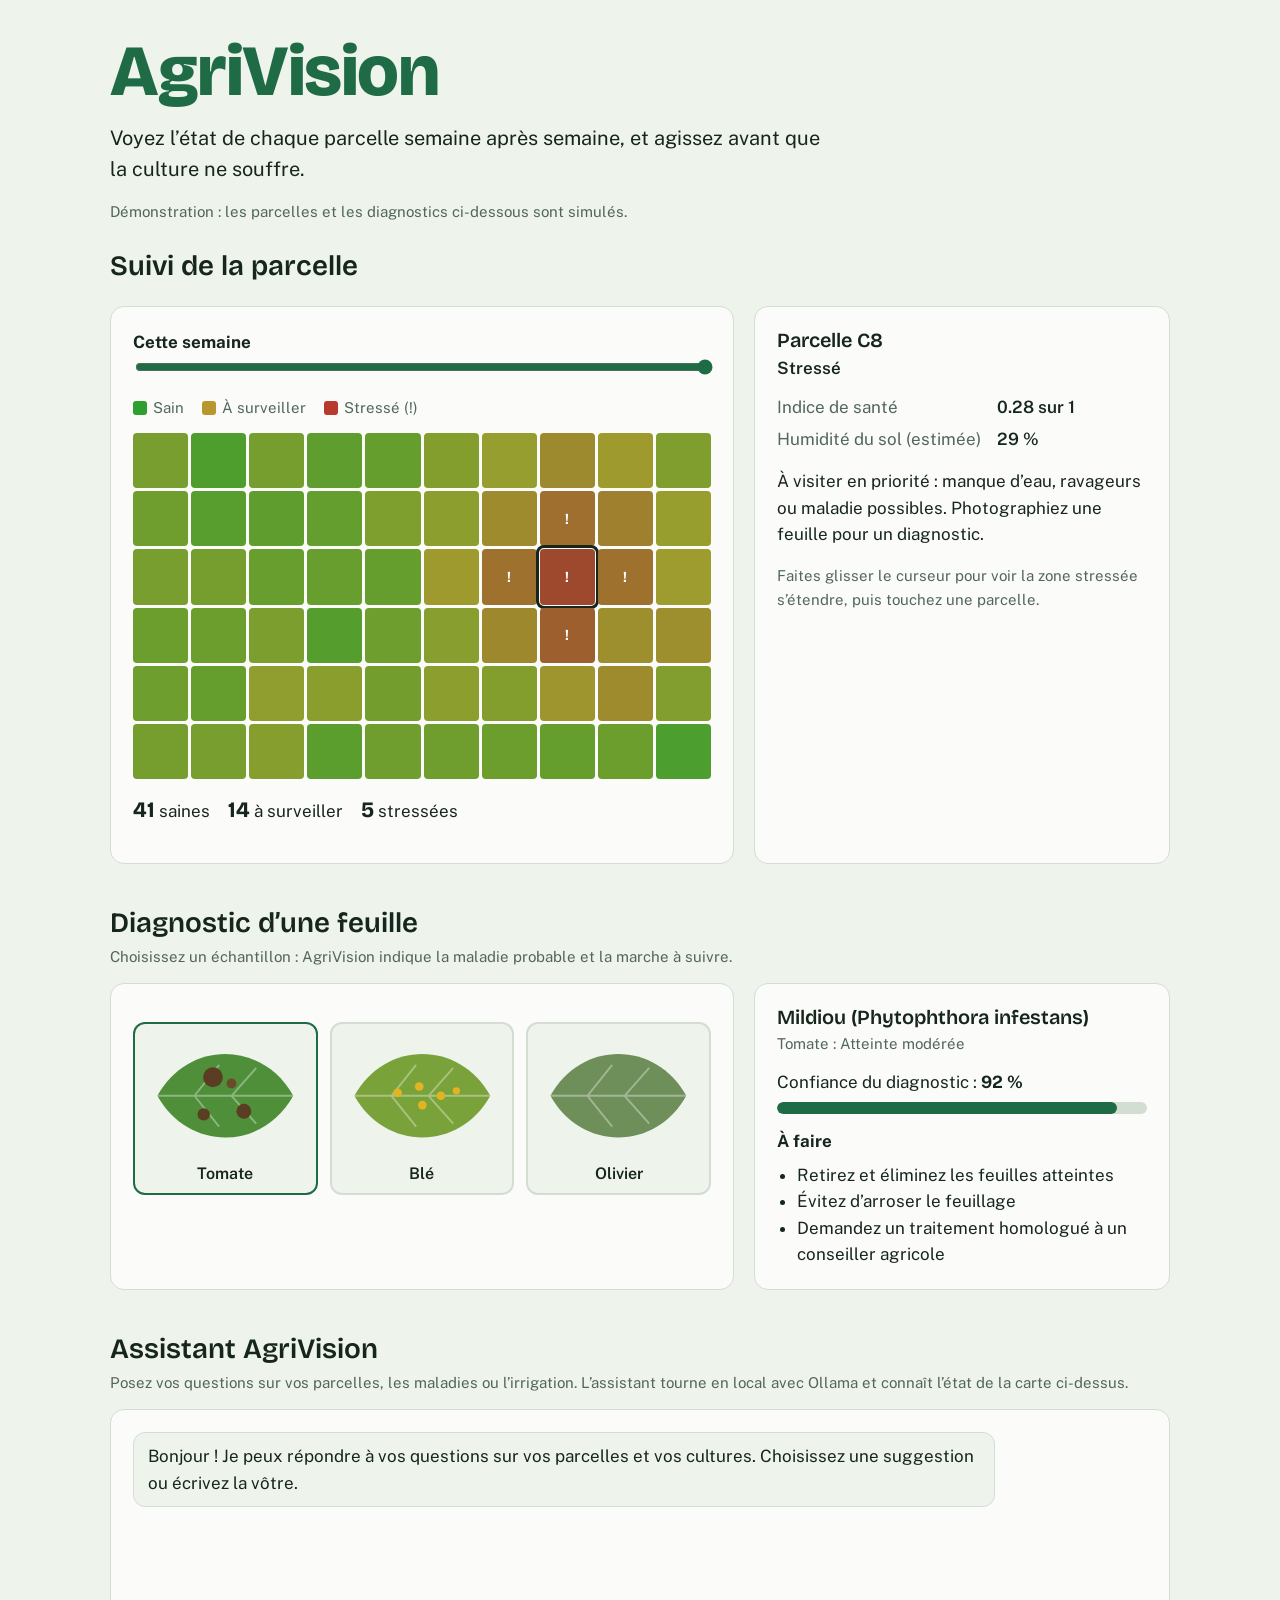
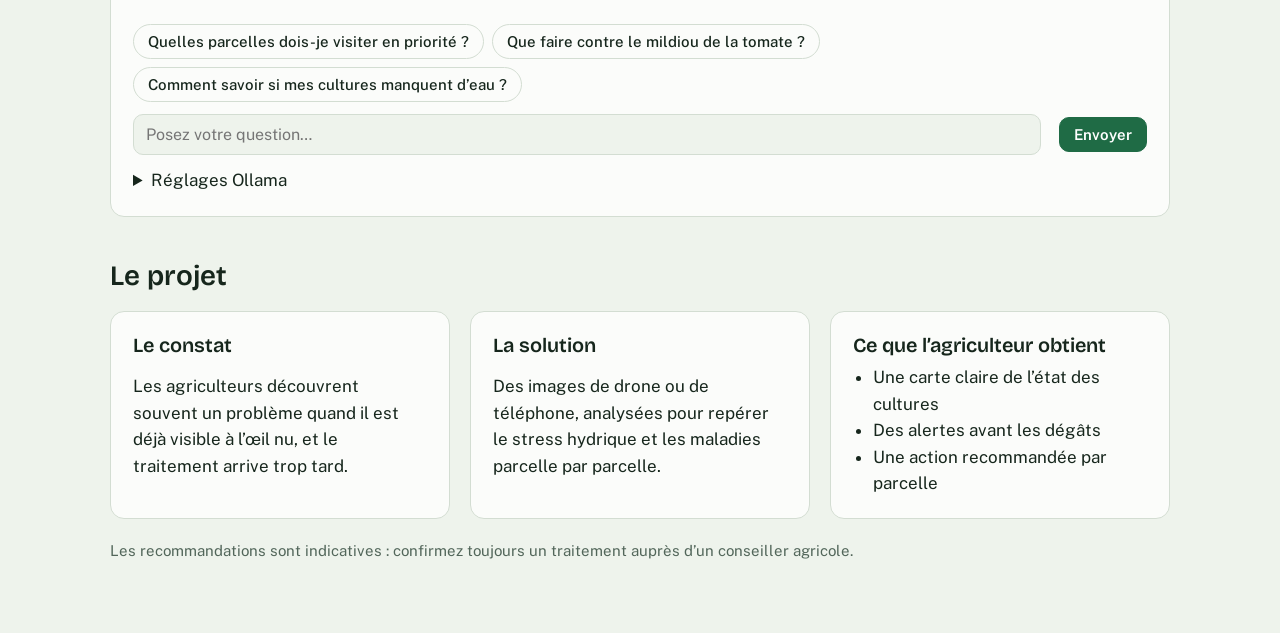
<file: Vieux Bassirou Aka/agrivision.html>
<!DOCTYPE html>
<html lang="fr">
<head>
<meta charset="utf-8">
<meta name="viewport" content="width=device-width, initial-scale=1, viewport-fit=cover">
<title>AgriVision : démonstration</title>
<link rel="stylesheet" href="https://fonts.googleapis.com/css2?family=Bricolage+Grotesque:wght@600;800&family=Public+Sans:wght@400;500;600&display=swap">
<style>
:root{--bg:#eef3ec;--surface:#fbfcfa;--ink:#16261c;--muted:#52665a;--line:#d3ddd2;--brand:#1f6b45;--accent:#2d6a9f;color-scheme:light;box-sizing:border-box;padding-top:env(safe-area-inset-top,0px);padding-bottom:env(safe-area-inset-bottom,0px)}
@media (prefers-color-scheme:dark){:root:not([data-theme="light"]){--bg:#0f1a14;--surface:#16241c;--ink:#e8efe6;--muted:#9db1a3;--line:#284135;--brand:#6fcf8a;--accent:#6db3e8;color-scheme:dark}}
:root[data-theme="dark"]{--bg:#0f1a14;--surface:#16241c;--ink:#e8efe6;--muted:#9db1a3;--line:#284135;--brand:#6fcf8a;--accent:#6db3e8;color-scheme:dark}
html{scroll-padding-top:env(safe-area-inset-top,0px)}
*,*::before,*::after{box-sizing:inherit}
body{margin:0;background:var(--bg);color:var(--ink);font:400 17px/1.55 "Public Sans",Arial,sans-serif}
.wrap{max-width:1100px;margin:0 auto;padding:32px 20px 56px}
h1,h2,h3{font-family:"Bricolage Grotesque","Public Sans",Arial,sans-serif;line-height:1.1;margin:0}
h1{font-size:clamp(40px,7vw,72px);font-weight:800;color:var(--brand);letter-spacing:-.02em}
h2{font-size:28px;font-weight:600;margin-bottom:6px}
h3{font-size:20px;font-weight:600;margin-bottom:4px}
.lead{font-size:20px;max-width:60ch;margin:12px 0 4px}
.note{font-size:15px;color:var(--muted)}
.card{background:var(--surface);border:1px solid var(--line);border-radius:14px;padding:22px}
.demo{display:grid;grid-template-columns:1.5fr 1fr;gap:20px;margin-top:24px}
.row{display:flex;flex-wrap:wrap;gap:8px 18px;align-items:center;margin:14px 0}
.map{display:grid;grid-template-columns:repeat(10,1fr);gap:3px}
.cell{aspect-ratio:1;border:0;border-radius:4px;cursor:pointer;color:#fff;font:700 14px/1 "Public Sans",sans-serif;padding:0}
.cell[aria-pressed="true"]{outline:3px solid var(--ink);outline-offset:1px}
.cell:focus-visible,.sample:focus-visible,input:focus-visible{outline:3px solid var(--accent);outline-offset:2px}
input[type=range]{width:100%;accent-color:var(--brand)}
.stat b{font-size:22px;font-family:"Bricolage Grotesque",sans-serif}
.sw{display:inline-block;width:14px;height:14px;border-radius:3px;vertical-align:-2px;margin-right:6px}
dl{margin:12px 0 0;display:grid;grid-template-columns:auto 1fr;gap:6px 16px}
dt{color:var(--muted)}dd{margin:0;font-weight:600}
.leafs{display:grid;grid-template-columns:repeat(3,1fr);gap:12px;margin:16px 0}
.sample{background:var(--bg);border:2px solid var(--line);border-radius:12px;padding:10px;cursor:pointer;color:var(--ink);font:600 16px "Public Sans",sans-serif}
.sample[aria-pressed="true"]{border-color:var(--brand)}
.sample svg{width:100%;height:auto;display:block;margin-bottom:6px}
.bar{height:12px;background:var(--line);border-radius:6px;overflow:hidden;margin:6px 0 14px}
.bar i{display:block;height:100%;background:var(--brand);border-radius:6px;transition:width .4s}
.cols{display:grid;grid-template-columns:repeat(3,1fr);gap:20px;margin-top:20px}
ul{padding-left:20px;margin:8px 0 0}
.log{min-height:180px;max-height:380px;overflow-y:auto;display:flex;flex-direction:column;gap:10px;margin-bottom:12px}
.msg{max-width:85%;padding:10px 14px;border-radius:12px;white-space:pre-wrap;overflow-wrap:anywhere}
.msg.u{align-self:flex-end;background:var(--brand);color:#fff}
.msg.b{align-self:flex-start;background:var(--bg);border:1px solid var(--line)}
.msg.err{border-color:#c8442f}
.chips{display:flex;flex-wrap:wrap;gap:8px;margin-bottom:12px}
.chip,#send{font:500 15px "Public Sans",sans-serif;border-radius:999px;border:1px solid var(--line);background:var(--surface);color:var(--ink);padding:8px 14px;cursor:pointer}
#send{background:var(--brand);color:#fff;border-color:var(--brand);border-radius:10px;font-weight:600}
#send:disabled{opacity:.5;cursor:wait}
#q,.cfg input{font:400 16px "Public Sans",sans-serif;padding:10px 12px;border-radius:10px;border:1px solid var(--line);background:var(--bg);color:var(--ink)}
#q{flex:1;min-width:0}
.cfg{display:flex;flex-wrap:wrap;gap:10px;margin-top:12px}
.chip:focus-visible,#send:focus-visible,#q:focus-visible,summary:focus-visible{outline:3px solid var(--accent);outline-offset:2px}
section{margin-top:44px}
@media (max-width:820px){.demo,.cols{grid-template-columns:1fr}.leafs{gap:8px}}
@media (prefers-reduced-motion:reduce){.bar i{transition:none}}
</style>
</head>
<body>
<div class="wrap">
<header>
<h1>AgriVision</h1>
<p class="lead">Voyez l’état de chaque parcelle semaine après semaine, et agissez avant que la culture ne souffre.</p>
<p class="note">Démonstration : les parcelles et les diagnostics ci-dessous sont simulés.</p>
</header>

<section aria-labelledby="t-map" style="margin-top:28px">
<h2 id="t-map">Suivi de la parcelle</h2>
<div class="demo">
<div class="card">
<label for="week"><b id="weekLabel"></b></label>
<input id="week" type="range" min="0" max="5" value="5" step="1">
<div class="row note"><span><i class="sw" style="background:hsl(120,55%,40%)"></i>Sain</span><span><i class="sw" style="background:hsl(45,60%,45%)"></i>À surveiller</span><span><i class="sw" style="background:hsl(5,60%,45%)"></i>Stressé (!)</span></div>
<div id="map" class="map" role="group" aria-label="Carte des parcelles"></div>
<div class="row stat" id="stats" aria-live="polite"></div>
</div>
<div class="card" aria-live="polite">
<h3 id="pName">Parcelle</h3>
<p id="pState" style="margin:0;font-weight:600"></p>
<dl><dt>Indice de santé</dt><dd id="pIdx"></dd><dt>Humidité du sol (estimée)</dt><dd id="pHum"></dd></dl>
<p id="pRec" style="margin-top:16px"></p>
<p class="note">Faites glisser le curseur pour voir la zone stressée s’étendre, puis touchez une parcelle.</p>
</div>
</div>
</section>

<section aria-labelledby="t-leaf">
<h2 id="t-leaf">Diagnostic d’une feuille</h2>
<p class="note" style="margin-top:0">Choisissez un échantillon : AgriVision indique la maladie probable et la marche à suivre.</p>
<div class="demo" style="margin-top:12px">
<div class="card"><div class="leafs" id="leafs"></div></div>
<div class="card" aria-live="polite">
<h3 id="dName"></h3>
<p id="dSev" class="note" style="margin:0"></p>
<p style="margin:14px 0 0">Confiance du diagnostic : <b id="dConf"></b></p>
<div class="bar"><i id="dBar"></i></div>
<b>À faire</b>
<ul id="dSteps"></ul>
</div>
</div>
</section>

<section aria-labelledby="t-chat">
<h2 id="t-chat">Assistant AgriVision</h2>
<p class="note" style="margin-top:0">Posez vos questions sur vos parcelles, les maladies ou l’irrigation. L’assistant tourne en local avec Ollama et connaît l’état de la carte ci-dessus.</p>
<div class="card">
<div id="log" class="log" role="log" aria-live="polite"></div>
<div class="chips" id="chips"></div>
<div class="row" style="margin:0"><input id="q" type="text" placeholder="Posez votre question…" aria-label="Votre question" autocomplete="off"><button id="send" type="button">Envoyer</button></div>
<details style="margin-top:12px"><summary>Réglages Ollama</summary>
<div class="cfg"><label>Adresse <input id="url" value="http://localhost:11434"></label><label>Modèle <input id="model" value="llama3.2"></label></div></details>
</div>
</section>

<section aria-labelledby="t-proj">
<h2 id="t-proj">Le projet</h2>
<div class="cols">
<div class="card"><h3>Le constat</h3><p>Les agriculteurs découvrent souvent un problème quand il est déjà visible à l’œil nu, et le traitement arrive trop tard.</p></div>
<div class="card"><h3>La solution</h3><p>Des images de drone ou de téléphone, analysées pour repérer le stress hydrique et les maladies parcelle par parcelle.</p></div>
<div class="card"><h3>Ce que l’agriculteur obtient</h3><ul><li>Une carte claire de l’état des cultures</li><li>Des alertes avant les dégâts</li><li>Une action recommandée par parcelle</li></ul></div>
</div>
<p class="note" style="margin-top:20px">Les recommandations sont indicatives : confirmez toujours un traitement auprès d’un conseiller agricole.</p>
</section>
</div>

<script>
var COLS=10,ROWS=6;
var WEEKS=["Il y a 5 semaines","Il y a 4 semaines","Il y a 3 semaines","Il y a 2 semaines","Il y a 1 semaine","Cette semaine"];
function val(c,r,t){
  var n=Math.sin(c*12.9898+r*78.233)*43758.5453,v=0.67+(n-Math.floor(n))*0.14;
  v-=Math.max(0,0.6+t*0.6-Math.hypot(c-7,r-2))*0.13;
  v-=Math.max(0,0.4+t*0.25-Math.hypot(c-2,r-4))*0.09;
  return Math.min(0.95,Math.max(0.2,v));
}
function state(v){return v>=0.6?0:v>=0.45?1:2}
var NAMES=["Sain","À surveiller","Stressé"];
var RECS=["Aucune action nécessaire. Prochain contrôle dans 7 jours.","Contrôlez la parcelle sur place et vérifiez l’irrigation.","À visiter en priorité : manque d’eau, ravageurs ou maladie possibles. Photographiez une feuille pour un diagnostic."];
var map=document.getElementById("map"),cells=[],sel=[7,2];
for(var r=0;r<ROWS;r++)for(var c=0;c<COLS;c++){
  var b=document.createElement("button");b.className="cell";b.type="button";b.setAttribute("aria-pressed","false");
  (function(c,r){b.onclick=function(){sel=[c,r];render()}})(c,r);
  map.appendChild(b);cells.push(b);
}
var week=document.getElementById("week");
function render(){
  var t=+week.value,cnt=[0,0,0];
  document.getElementById("weekLabel").textContent=WEEKS[t];
  cells.forEach(function(b,i){
    var c=i%COLS,r=Math.floor(i/COLS),v=val(c,r,t),s=state(v);cnt[s]++;
    b.style.background="hsl("+Math.round((v-0.2)/0.7*120)+",55%,"+(s==2?"40%":"40%")+")";
    b.textContent=s==2?"!":"";
    var nm="ABCDEF"[r]+(c+1);
    b.setAttribute("aria-label","Parcelle "+nm+", "+NAMES[s]);
    b.setAttribute("aria-pressed",String(c==sel[0]&&r==sel[1]));
  });
  document.getElementById("stats").innerHTML='<span class="stat"><b>'+cnt[0]+'</b> saines</span><span class="stat"><b>'+cnt[1]+'</b> à surveiller</span><span class="stat"><b>'+cnt[2]+'</b> stressées</span>';
  var v=val(sel[0],sel[1],t),s=state(v);
  document.getElementById("pName").textContent="Parcelle "+"ABCDEF"[sel[1]]+(sel[0]+1);
  document.getElementById("pState").textContent=NAMES[s];
  document.getElementById("pIdx").textContent=v.toFixed(2)+" sur 1";
  document.getElementById("pHum").textContent=Math.round(18+v*38)+" %";
  document.getElementById("pRec").textContent=RECS[s];
}
week.oninput=render;render();

function leaf(color,spots){
  var s='<svg viewBox="0 0 260 200" role="img" aria-hidden="true"><path d="M20 100C70 10 190 10 240 100C190 190 70 190 20 100Z" fill="'+color+'"/><path d="M20 100H240M80 100L120 50M80 100L120 150M140 100L180 55M140 100L180 145" stroke="rgba(255,255,255,.35)" stroke-width="3" fill="none"/>';
  spots.forEach(function(p){s+='<circle cx="'+p[0]+'" cy="'+p[1]+'" r="'+p[2]+'" fill="'+p[3]+'"/>'});
  return s+'</svg>';
}
var SAMPLES=[
 {n:"Tomate",col:"#4f8f3a",sp:[[110,70,16,"#5a3d22"],[160,125,12,"#5a3d22"],[140,80,8,"#6b4a2b"],[95,130,10,"#5a3d22"]],d:"Mildiou (Phytophthora infestans)",sev:"Atteinte modérée",conf:92,steps:["Retirez et éliminez les feuilles atteintes","Évitez d’arroser le feuillage","Demandez un traitement homologué à un conseiller agricole"]},
 {n:"Blé",col:"#7aa23a",sp:[[90,95,7,"#e3b422"],[125,85,7,"#e3b422"],[160,100,7,"#e3b422"],[130,115,7,"#e3b422"],[185,92,6,"#e3b422"]],d:"Rouille jaune",sev:"Début d’infection",conf:87,steps:["Contrôlez les parcelles voisines cette semaine","Surveillez l’évolution sous 5 à 7 jours","Faites valider le choix d’un fongicide par un conseiller"]},
 {n:"Olivier",col:"#6f8f5a",sp:[],d:"Feuille saine",sev:"Aucun symptôme détecté",conf:96,steps:["Aucune action nécessaire","Refaites un contrôle dans 2 semaines"]}
];
var box=document.getElementById("leafs"),btns=[];
SAMPLES.forEach(function(s,i){
  var b=document.createElement("button");b.type="button";b.className="sample";b.setAttribute("aria-pressed","false");
  b.innerHTML=leaf(s.col,s.sp)+s.n;b.onclick=function(){show(i)};box.appendChild(b);btns.push(b);
});
function show(i){
  var s=SAMPLES[i];
  btns.forEach(function(b,j){b.setAttribute("aria-pressed",String(i==j))});
  document.getElementById("dName").textContent=s.d;
  document.getElementById("dSev").textContent=s.n+" : "+s.sev;
  document.getElementById("dConf").textContent=s.conf+" %";
  document.getElementById("dBar").style.width=s.conf+"%";
  document.getElementById("dSteps").innerHTML=s.steps.map(function(x){return "<li>"+x+"</li>"}).join("");
}
show(0);

/* Assistant : API Ollama (/api/chat, réponse en flux) */
var hist=[],busy=false,log=document.getElementById("log"),qIn=document.getElementById("q"),sendBtn=document.getElementById("send");
function sysPrompt(){
  var t=+week.value,cnt=[0,0,0],bad=[];
  for(var r=0;r<ROWS;r++)for(var c=0;c<COLS;c++){var v=val(c,r,t),k=state(v);cnt[k]++;if(k==2)bad.push("ABCDEF"[r]+(c+1))}
  var sv=val(sel[0],sel[1],t),sm=SAMPLES[btns.findIndex(function(b){return b.getAttribute("aria-pressed")=="true"})];
  return "Tu es l’assistant d’AgriVision, une application de suivi des cultures. Réponds en français, de façon courte et concrète, à des agriculteurs. "+
   "Appuie-toi sur ce contexte : "+WEEKS[t]+", la parcelle compte "+cnt[0]+" parcelles saines, "+cnt[1]+" à surveiller et "+cnt[2]+" stressées"+(bad.length?" ("+bad.join(", ")+")":"")+". "+
   "Parcelle sélectionnée : "+"ABCDEF"[sel[1]]+(sel[0]+1)+", indice de santé "+sv.toFixed(2)+" sur 1, état "+NAMES[state(sv)]+". "+
   "Dernier diagnostic de feuille : "+sm.n+", "+sm.d+" ("+sm.conf+" % de confiance). "+
   "Ces données sont une simulation. Si tu n’es pas sûr, dis-le, et recommande de confirmer tout traitement auprès d’un conseiller agricole.";
}
function bubble(cls,txt){var d=document.createElement("div");d.className="msg "+cls;d.textContent=txt;log.appendChild(d);log.scrollTop=log.scrollHeight;return d}
async function ask(text){
  if(busy||!text.trim())return;busy=true;sendBtn.disabled=true;qIn.value="";
  bubble("u",text);hist.push({role:"user",content:text});
  var out=bubble("b","…"),full="";
  try{
    var base=document.getElementById("url").value.replace(/\/+$/,"");
    var res=await fetch(base+"/api/chat",{method:"POST",headers:{"Content-Type":"application/json"},
      body:JSON.stringify({model:document.getElementById("model").value,stream:true,messages:[{role:"system",content:sysPrompt()}].concat(hist.slice(-10))})});
    if(!res.ok)throw new Error("HTTP "+res.status+(res.status==404?" : modèle introuvable, lancez « ollama pull "+document.getElementById("model").value+" »":""));
    var rd=res.body.getReader(),dec=new TextDecoder(),buf="";
    while(true){
      var x=await rd.read();if(x.done)break;
      buf+=dec.decode(x.value,{stream:true});var lines=buf.split("\n");buf=lines.pop();
      lines.forEach(function(l){if(!l.trim())return;var j=JSON.parse(l);if(j.message){full+=j.message.content;out.textContent=full;log.scrollTop=log.scrollHeight}});
    }
    hist.push({role:"assistant",content:full});
  }catch(e){
    hist.pop();out.classList.add("err");
    out.textContent="Impossible de joindre Ollama ("+e.message+"). Vérifiez qu’Ollama est lancé, que le modèle est installé, et ouvrez cette page depuis votre ordinateur. Si besoin, démarrez Ollama avec OLLAMA_ORIGINS=\"*\".";
  }
  busy=false;sendBtn.disabled=false;qIn.focus();
}
sendBtn.onclick=function(){ask(qIn.value)};
qIn.onkeydown=function(e){if(e.key=="Enter")ask(qIn.value)};
["Quelles parcelles dois-je visiter en priorité ?","Que faire contre le mildiou de la tomate ?","Comment savoir si mes cultures manquent d’eau ?"].forEach(function(q){
  var b=document.createElement("button");b.type="button";b.className="chip";b.textContent=q;b.onclick=function(){ask(q)};document.getElementById("chips").appendChild(b);
});
bubble("b","Bonjour ! Je peux répondre à vos questions sur vos parcelles et vos cultures. Choisissez une suggestion ou écrivez la vôtre.");
</script>
</body>
</html>
</file>
